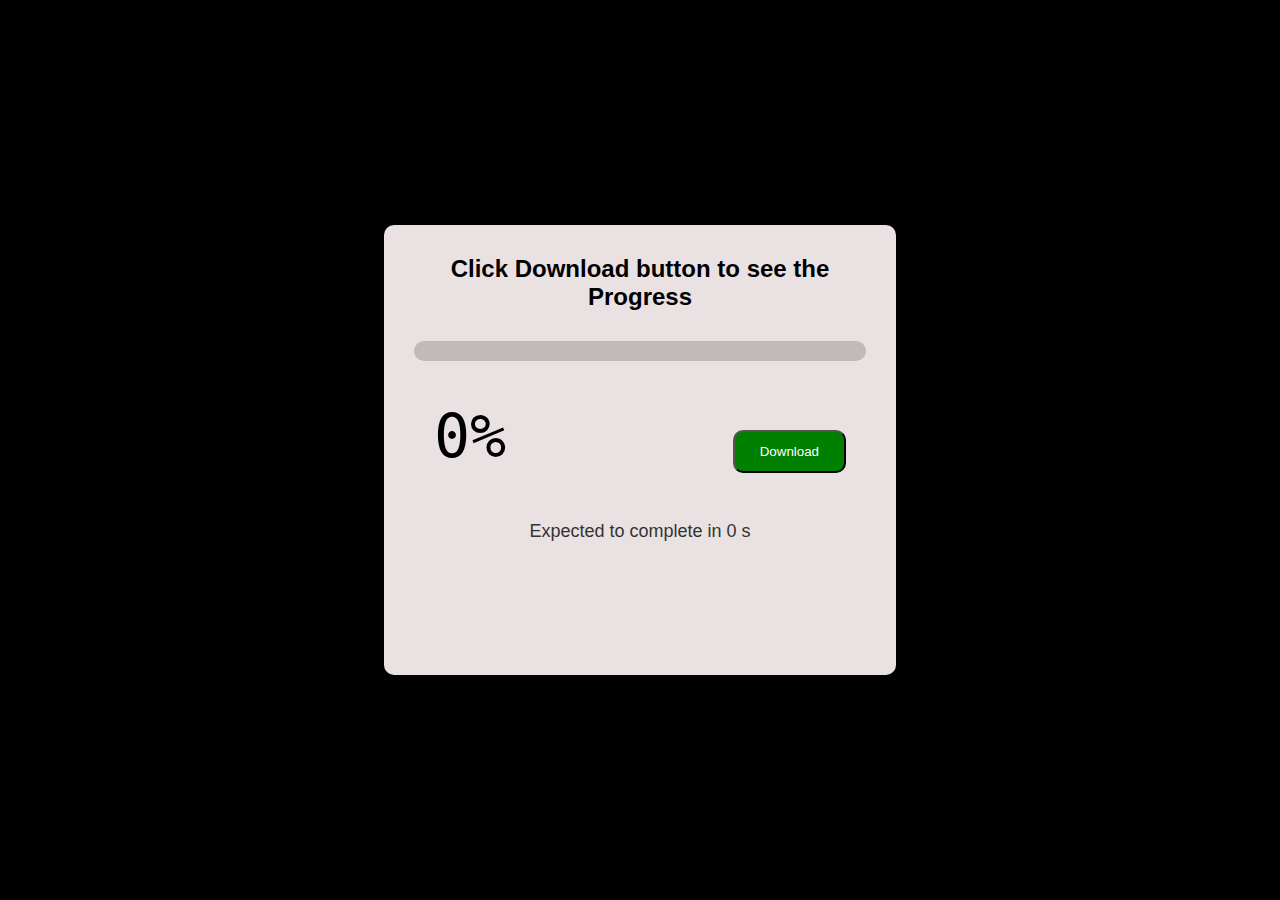
<file: DownLoadingBar/index.html>
<!DOCTYPE html>
<html lang="en">
<head>
    <meta charset="UTF-8">
    <meta name="viewport" content="width=device-width, initial-scale=1.0">
    <title>Downloading Bar</title>
    <link rel="stylesheet" href="style.css">
</head>
<body>
    <main>
        <div class="full">
            <h2>Click Download button to see the Progress</h2>

            <div class="downloading-bar">
                <div class="progress"></div>
            </div>

            <div class="bottom">
                <h2 class="content">0%</h2>
                <button>Download</button>
            </div>

            <p>Expected to complete in <span>0 s</span></p>
        </div>
    </main>

    <script src="script.js"></script>
</body>
</html>
</file>
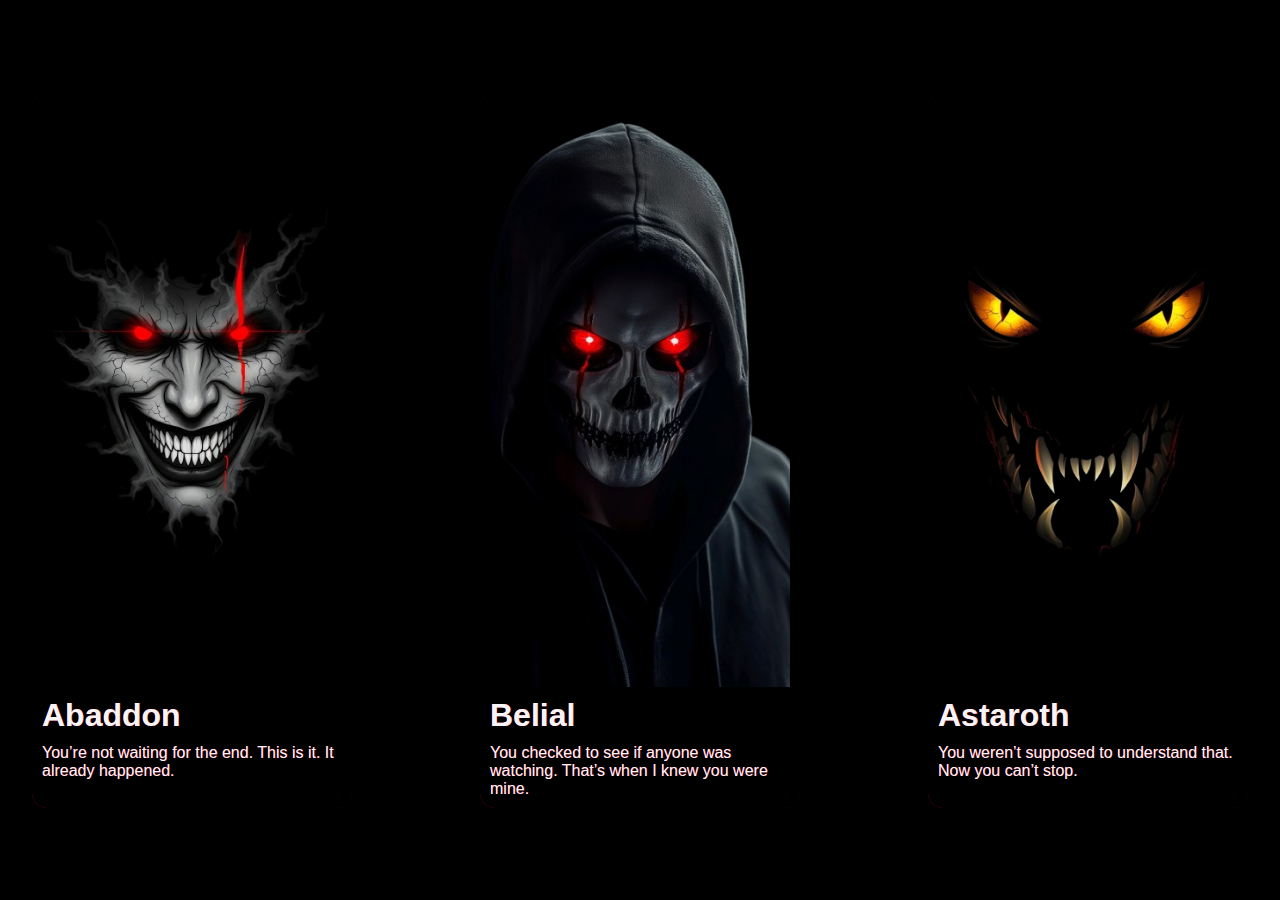
<file: GlowingCard/index.html>
<!DOCTYPE html>
<html lang="en">
  <head>
    <meta charset="UTF-8" />
    <meta name="viewport" content="width=device-width, initial-scale=1.0" />
    <link rel="stylesheet" href="style.css" />
    <title>Animated-Card</title>
  </head>
  <body>
    <div class="line">
      <div class="box">
        <img src="./card1.png" alt="" />
        <h1>Abaddon</h1>
        <p>You’re not waiting for the end. This is it. It already happened.</p>
      </div>
      <div class="box">
        <img src="./card3.png" alt="" />
        <h1>Belial</h1>
        <p>
          You checked to see if anyone was watching. That’s when I knew you were
          mine.
        </p>
      </div>
      <div class="box">
        <img src="./card4.png" alt="" />
        <h1>Astaroth</h1>
        <p>You weren’t supposed to understand that. Now you can’t stop.</p>
      </div>
    </div>
  </body>
</html>
</file>
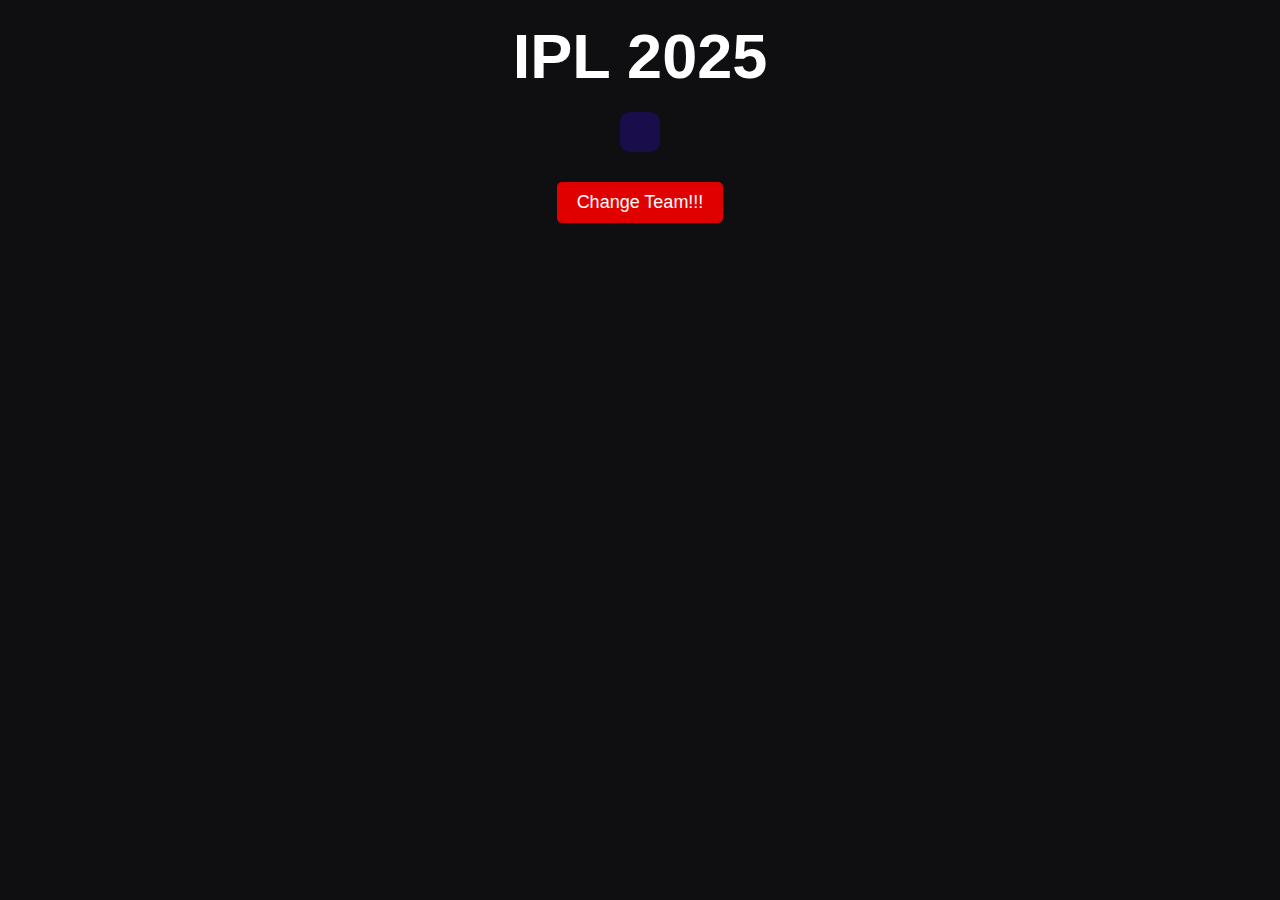
<file: IPL2026/index.html>
<!DOCTYPE html>
<html lang="en">
<head>
    <meta charset="UTF-8">
    <meta name="viewport" content="width=device-width, initial-scale=1.0">
    <title>Document</title>
    <link rel="stylesheet" href="style.css">
</head>
<body>
    <div class="main">
        <div class="head">IPL 2025</div>
        <div class="box">
            
        </div>
        <button>Change Team!!!</button>
    </div>
    <script src="script.js"></script>
</body>
</html>
</file>
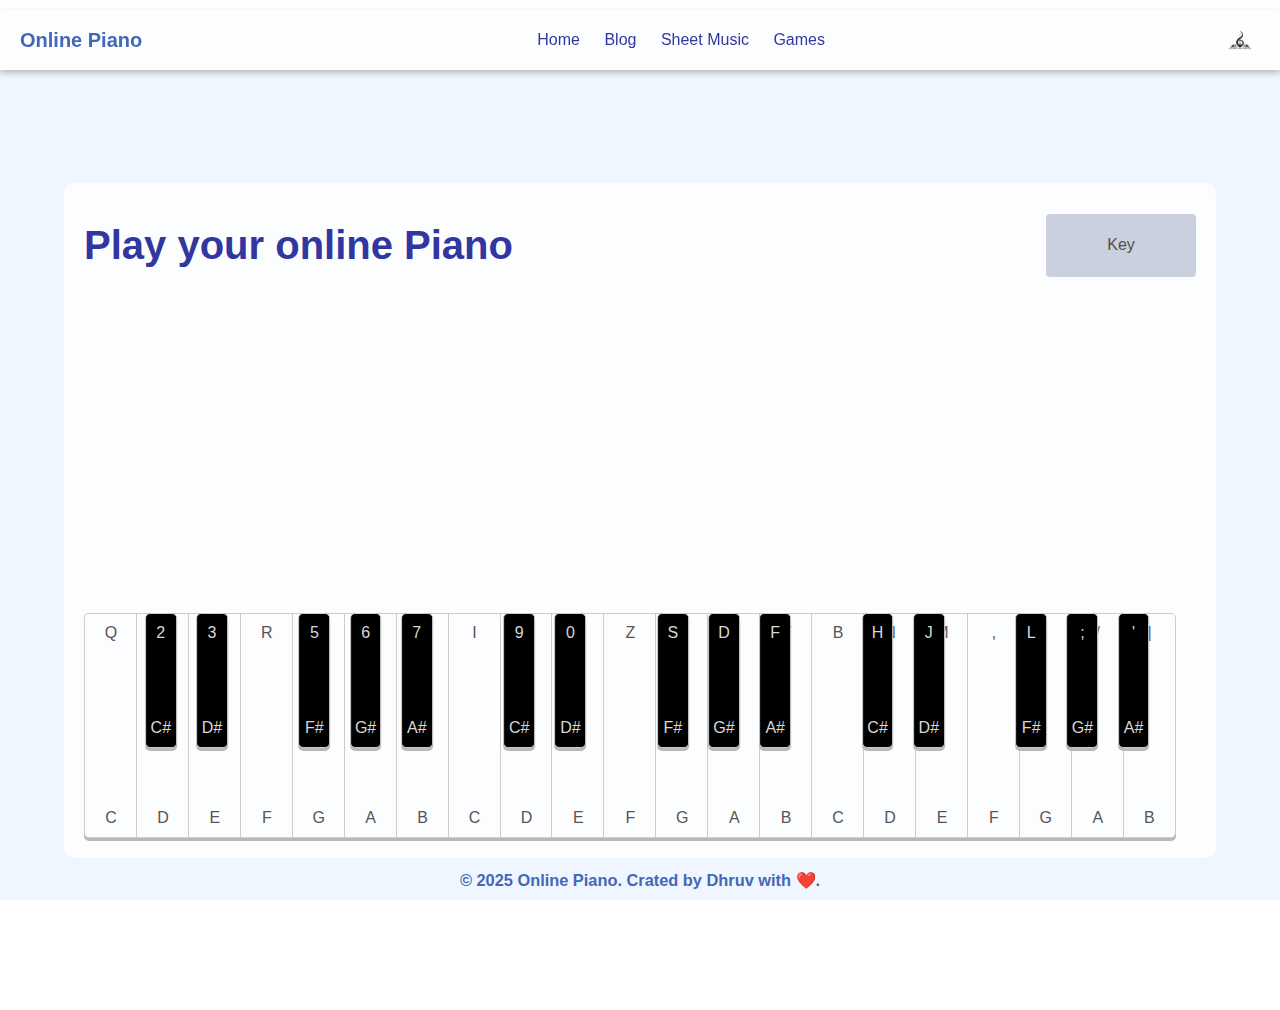
<file: PianoByDOM/index.html>
<!DOCTYPE html>
<html lang="en">
  <head>
    <meta charset="UTF-8" />
    <meta name="viewport" content="width=device-width, initial-scale=1.0" />
    <title>Document</title>
    <link rel="stylesheet" href="./style.css" />
  </head>
  <body>
    <div class="nav">
            <h1>Online Piano</h1>
            <div class="links">
                <a href="">Home</a>
                <a href="">Blog</a>
                <a href="">Sheet Music</a>
                <a href="">Games</a>
            </div>
            <img src="./download.png" alt="">
        </div>
    <main>
       
      <div class="board">
         <div class="text">
            <h1>Play your online Piano</h1>
            <div class="buttonPress">Key</div>
        </div>
        <div class="btn">
          <button class="vertical-btn btn-1">
            <span class="top-text">Q</span>
            <span class="bottom-text">C</span>
          </button>
          <button class="vertical-small-btn sm-btn-1" style="left: 6vw;">
            <span class="top-text-sm">2</span>
            <span class="bottom-text-sm">C#</span>
          </button>
          <button class="vertical-btn btn-2">
            <span class="top-text">W</span>
            <span class="bottom-text">D</span>
          </button>
           <button class="vertical-small-btn sm-btn-2" style="left: 10vw;">
            <span class="top-text-sm">3</span>
            <span class="bottom-text-sm">D#</span>
          </button>
          <button class="vertical-btn btn-3">
            <span class="top-text">E</span>
            <span class="bottom-text">E</span>
          </button>
          <button class="vertical-btn btn-4">
            <span class="top-text">R</span>
            <span class="bottom-text">F</span>
          </button>
           <button class="vertical-small-btn sm-btn-3" style="left: 18vw;">
            <span class="top-text-sm">5</span>
            <span class="bottom-text-sm">F#</span>
          </button>
          <button class="vertical-btn btn-5">
            <span class="top-text">T</span>
            <span class="bottom-text">G</span>
          </button>
           <button class="vertical-small-btn sm-btn-4" style="left: 22vw;">
            <span class="top-text-sm">6</span>
            <span class="bottom-text-sm">G#</span>
          </button>
          <button class="vertical-btn btn-6">
            <span class="top-text">Y</span>
            <span class="bottom-text">A</span>
          </button>
           <button class="vertical-small-btn sm-btn-5" style="left: 26vw;">
            <span class="top-text-sm">7</span>
            <span class="bottom-text-sm">A#</span>
          </button>
          <button class="vertical-btn btn-7">
            <span class="top-text">U</span>
            <span class="bottom-text">B</span>
          </button>
          <button class="vertical-btn btn-8">
            <span class="top-text">I</span>
            <span class="bottom-text">C</span>
          </button>
           <button class="vertical-small-btn sm-btn-6" style="left: 34vw;">
            <span class="top-text-sm">9</span>
            <span class="bottom-text-sm">C#</span>
          </button>
          <button class="vertical-btn btn-9">
            <span class="top-text">O</span>
            <span class="bottom-text">D</span>
          </button>
           <button class="vertical-small-btn sm-btn-7" style="left: 38vw;">
            <span class="top-text-sm">0</span>
            <span class="bottom-text-sm">D#</span>
          </button>
          <button class="vertical-btn btn-10">
            <span class="top-text">P</span>
            <span class="bottom-text">E</span>
          </button>
          <button class="vertical-btn btn-11">
            <span class="top-text">Z</span>
            <span class="bottom-text">F</span>
          </button>
           <button class="vertical-small-btn sm-btn-8" style="left: 46vw;">
            <span class="top-text-sm">S</span>
            <span class="bottom-text-sm">F#</span>
          </button>
         
          <button class="vertical-btn btn-12">
            <span class="top-text">X</span>
            <span class="bottom-text">G</span>
          </button>
            <button class="vertical-small-btn sm-btn-8" style="left: 50vw;">
            <span class="top-text-sm">D</span>
            <span class="bottom-text-sm">G#</span>
          </button>
          
          <button class="vertical-btn btn-13">
            <span class="top-text">C</span>
            <span class="bottom-text">A</span>
          </button>
           <button class="vertical-small-btn sm-btn-9" style="left: 54vw;">
            <span class="top-text-sm">F</span>
            <span class="bottom-text-sm">A#</span>
          </button>
          <button class="vertical-btn btn-14">
            <span class="top-text">V</span>
            <span class="bottom-text">B</span>
          </button>
          <button class="vertical-btn btn-15">
            <span class="top-text">B</span>
            <span class="bottom-text">C</span>
          </button>
            <button class="vertical-small-btn sm-btn-10" style="left: 62vw;">
            <span class="top-text-sm">H</span>
            <span class="bottom-text-sm">C#</span>
          </button>
          <button class="vertical-btn btn-16">
            <span class="top-text">N</span>
            <span class="bottom-text">D</span>
          </button>
            <button class="vertical-small-btn sm-btn-11" style="left: 66vw;">
            <span class="top-text-sm">J</span>
            <span class="bottom-text-sm">D#</span>
          </button>
          <button class="vertical-btn btn-17">
            <span class="top-text">M</span>
            <span class="bottom-text">E</span>
          </button>
          <button class="vertical-btn btn-18">
            <span class="top-text">,</span>
            <span class="bottom-text">F</span>
          </button>
            <button class="vertical-small-btn sm-btn-12" style="left: 74vw;">
            <span class="top-text-sm">L</span>
            <span class="bottom-text-sm">F#</span>
          </button>
          <button class="vertical-btn btn-19">
            <span class="top-text">.</span>
            <span class="bottom-text">G</span>
          </button>
            <button class="vertical-small-btn sm-btn-13" style="left: 78vw;">
            <span class="top-text-sm">;</span>
            <span class="bottom-text-sm">G#</span>
          </button>
          <button class="vertical-btn btn-20">
            <span class="top-text">/</span>
            <span class="bottom-text">A</span>
          </button>
            <button class="vertical-small-btn sm-btn-14" style="left: 82vw;">
            <span class="top-text-sm">'</span>
            <span class="bottom-text-sm">A#</span>
          </button>
          <button class="vertical-btn btn-21">
            <span class="top-text">]</span>
            <span class="bottom-text">B</span>
          </button>
        </div>
      </div>
    </main>
    <footer>
        <h3>© 2025 Online Piano. Crated by Dhruv with ❤️.</h3>
    </footer>
    <script src="./script.js"></script>
  </body>
</html>
</file>
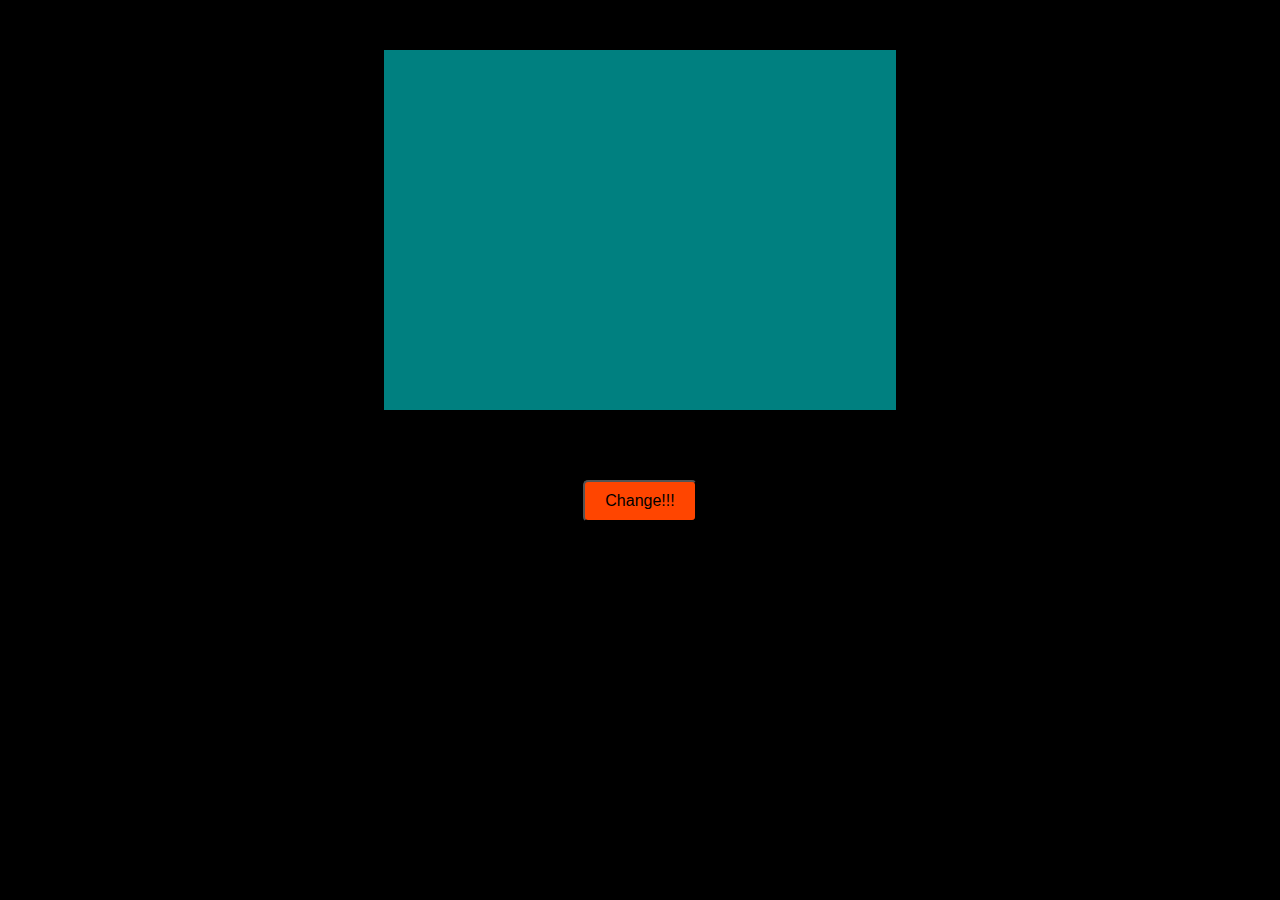
<file: practice-Dom/index.html>
<!DOCTYPE html>
<html lang="en">
  <head>
    <meta charset="UTF-8" />
    <meta name="viewport" content="width=device-width, initial-scale=1.0" />
    <title>Document</title>
    <link rel="stylesheet" href="style.css" />
  </head>
  <body>
    <div class="main">
      <div class="box"></div>
      <button>Change!!!</button>
    </div>

    <script src="script.js"></script>
  </body>
</html>
</file>
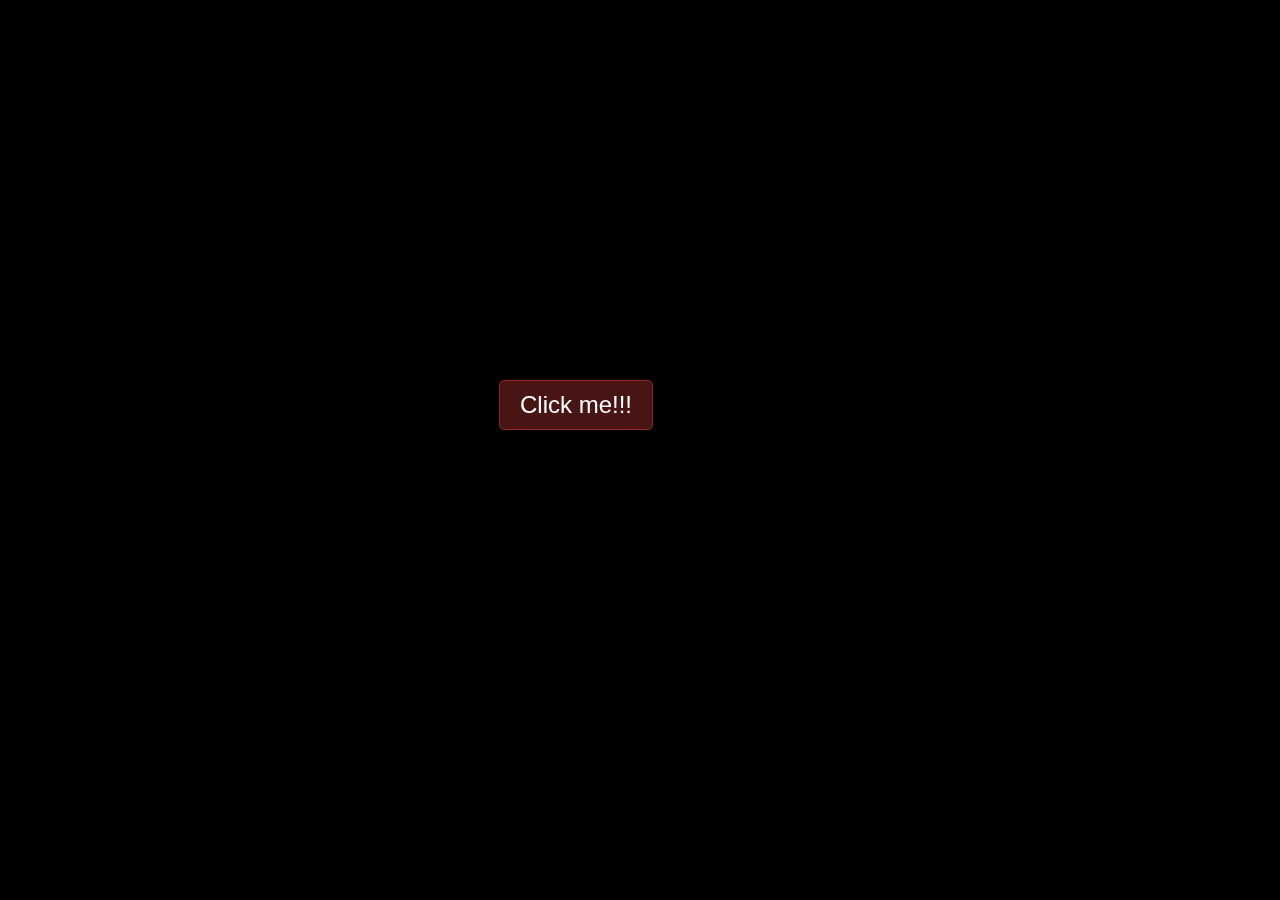
<file: RandomCard/index.html>
<!DOCTYPE html>
<html lang="en">
<head>
    <meta charset="UTF-8">
    <meta name="viewport" content="width=device-width, initial-scale=1.0">
    <title>Random Card</title>
    <link rel="stylesheet" href="style.css">
</head>
<body>
    <main>
        <button>Click me!!!</button>
    </main>
    <script src="script.js">

    </script>
</body>
</html>
</file>
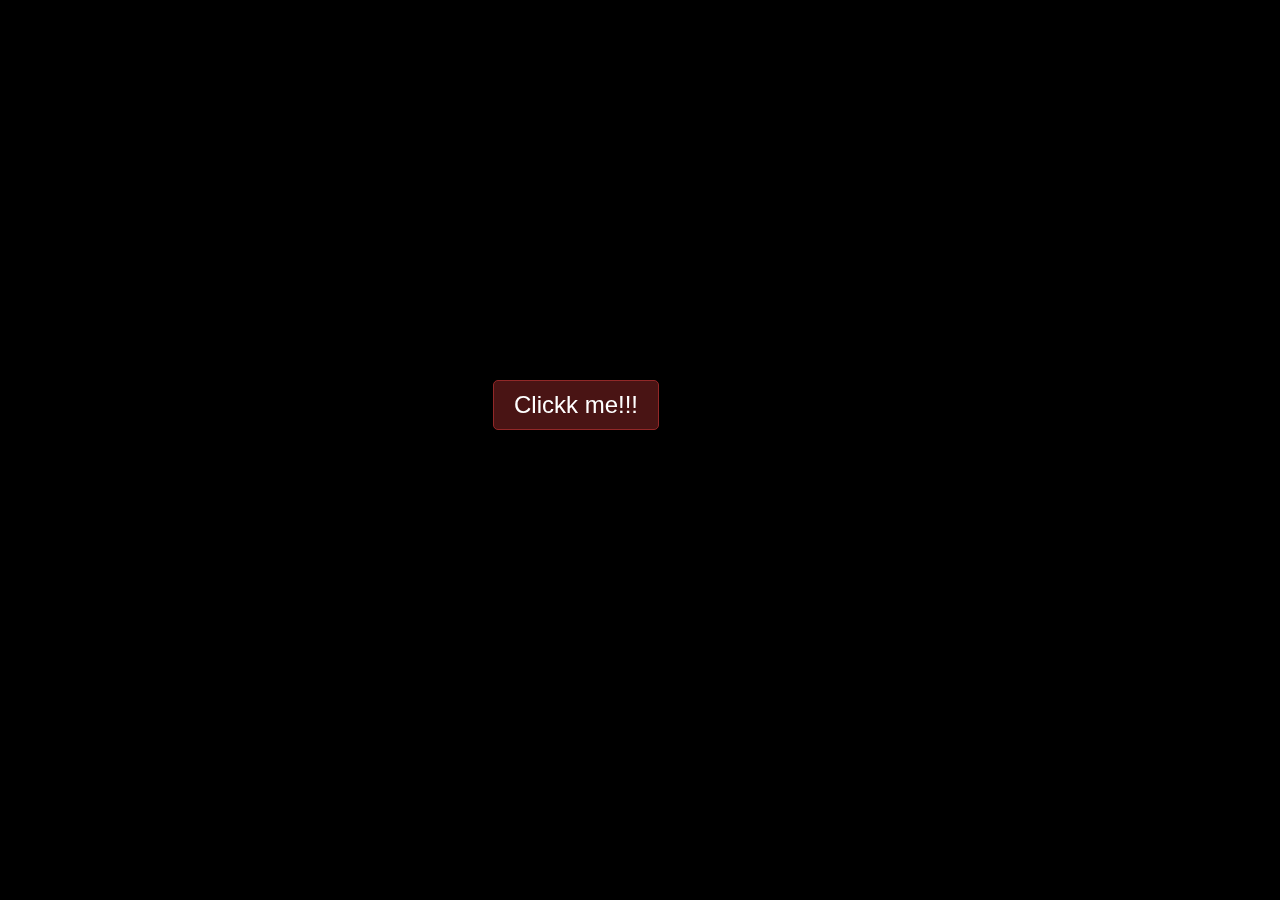
<file: RandomCardText/index.html>
<!DOCTYPE html>
<html lang="en">
<head>
    <meta charset="UTF-8">
    <meta name="viewport" content="width=device-width, initial-scale=1.0">
    <title>Document</title>
    <link rel="stylesheet" href="style.css">
</head>
<body>
    <main>
        <button>Clickk me!!!</button>
    </main>
    <script src="script.js"></script>
</body>
</html>
</file>
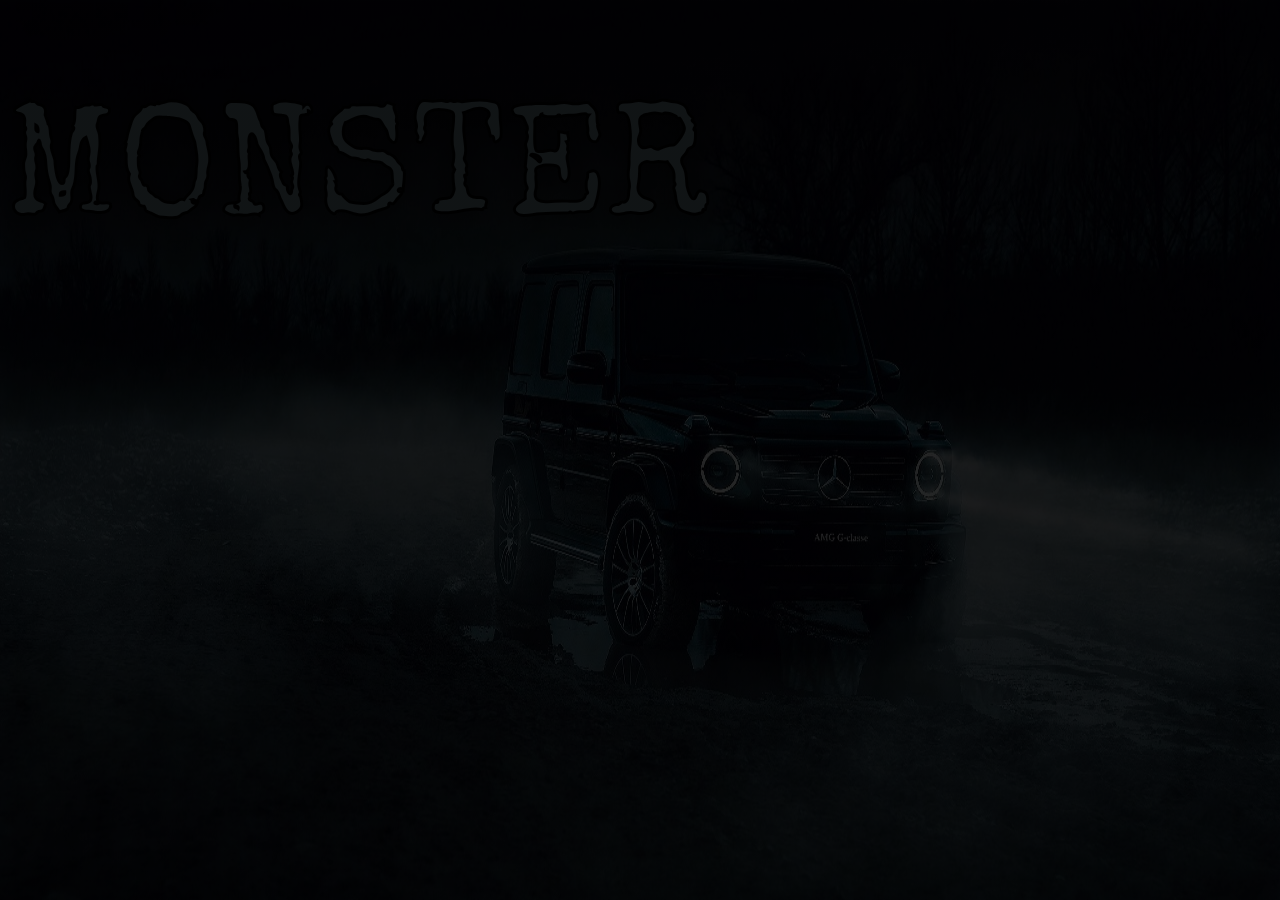
<file: SpotlightEffect/index.html>
<!DOCTYPE html>
<html lang="en">
<head>
    <meta charset="UTF-8">
    <meta name="viewport" content="width=device-width, initial-scale=1.0">
    <title>Spotlight Effect</title>
    <link rel="stylesheet" href="style.css">
</head>
<body>
    <main>
        <div class="text">MONSTER</div>
       
        <div class="spotlight"></div>
    </main>

    <script src="script.js"></script>
</body>
</html>
</file>
<file: DownLoadingBar/style.css>
* { 
  margin: 0;
  padding: 0;
  box-sizing: border-box;
  font-family: helvetica, sans-serif;
}

html, body {
  height: 100%;
  width: 100%;
}

body {
  background-color: black;
}

main {
  height: 100vh;
  width: 100vw;
  display: flex;
  justify-content: center;
  align-items: center;
}

.full {
  display: flex;
  flex-direction: column;
  height: 50vh;          
  width: 40vw;
  background-color: #eae2e2;
  border-radius: 10px;
  padding: 30px;
}

.full h2 {
  text-align: center;
  margin-bottom: 30px;
}

.full p {
  text-align: center;
  font-size: 18px;
  color: #333;
}

.downloading-bar {
  height: 20px;
  width: 100%;
  background-color: rgb(192, 186, 186);
  border-radius: 50px;
  margin-bottom: 20px;  /* Added spacing so bar is visible */
}

.progress {
  height: 100%;
  width: 0%;
  background-color: green;
  border-radius: 50px;
}

.bottom {
  display: flex;
  align-items: center;
  justify-content: space-between;
  padding: 20px;
}

.bottom h2 {
  font-size: 60px;
  font-weight: 300;
  font-family: monospace;
}

.bottom button {
  padding: 12px 25px;
  background-color: green;
  color: white;
  border-radius: 10px;
  cursor: pointer;
}

.bottom button:active {
  transform: scale(0.95);
}
</file>
<file: GlowingCard/style.css>
*{
  margin: 0;
  padding: 0;
  box-sizing: border-box;
  font-family: helvetica neue, sans-serif;
}

html, body{
  height: 100%;
  width: 100%;
}

html{
  font-family: system-ui, -apple-system, BlinkMacSystemFont, 'Segoe UI',
               Roboto, Oxygen, Ubuntu, Cantarell, 'Open Sans',
               'Helvetica Neue', sans-serif;
}

body{
  background-color: black;
  display: flex;
  justify-content: center;
  align-items: center;
}

/* container */
.line{
  padding: 5vw;
  width: 100%;
  display: flex;
  justify-content: center;
  gap: 10vw;
}

@property --rotate{
    syntax: "<angle>";
    initial-value: 0deg;
    inherits: false;
}
@keyframes borderAnimation{
    from{
        --rotate:0deg;
    }
    to{
        --rotate:360deg;
    }
}
/* card */
.box{
  width: 10vw;          
  max-width: 900px;    
  min-width: 320px;    
  padding: 10px;
  color: whitesmoke;
  display: flex;
  flex-direction: column;
  gap: 10px;
  border-radius: 15px;
  flex-shrink: 0;      
  
  background: linear-gradient(black) padding-box,
  conic-gradient(from var(--rotate), black,black,rgb(255, 0, 64),black) border-box;
  border: 0px solid rgba(255, 255, 255, 0);
  animation: borderAnimation 3s;
  animation-iteration-count: infinite;
  animation-timing-function: linear;
  animation-play-state: paused;
  transition: all 0.3s linear;
  box-shadow: 0 0 0px rgb(255, 0, 64);
  text-shadow: 0 0 0px rgb(255, 0, 64);
}
.box:hover{
    box-shadow: 0 0 60px rgb(255, 0, 64);
    animation-play-state: running;
    border-width: 5px;
    color: rgba(255, 0, 64, 0.84);
    text-shadow: 0 0 4px rgb(255, 0, 64);
}
/* image */
.box img{
  height: 65vh;
  width: 100%;
  object-fit: cover;
}
</file>
<file: IPL2026/style.css>
*{
  margin: 0;
  padding: 0;
  box-sizing: border-box;
  font-family: helvetica, sans-serif;
}

body{
    background-color: #0F0F12;
  
}
.main{
    height: 100%;
    width: 100%;
    display: flex;
    align-items: center;
    justify-content: center;
    flex-direction: column;
    
}
.main .head{
    font-size: 7vh;
    font-weight: bold;
    margin: 20px;
    color: white;
}
.box img{
    height: 20vh;
    width: 20vh;
    border-radius: 50%;
    margin: 30px;
}
.box{
    background-color: rgb(25, 14, 75);
    color: white;
    text-align: center;
    padding: 20px;
    border-radius: 10px;
    height: auto;
    width: auto;
}
.box h1{
    font-size: 5vh;
    margin: 10px;
}
.box h2{
    font-size: 3vh;
    margin: 10px;
}
.box h3{
    font-size: 2vh;
    margin: 10px;
}
button{
    margin-top: 30px;
    padding: 10px 20px;
    font-size: 2vh;
    border: none;
    border-radius: 5px;
    background-color: rgb(225, 0, 0);
    color: white;
    cursor: pointer;
}
button:active{
    scale: 0.95;
}
</file>
<file: PianoByDOM/style.css>
* {
    margin: 0;
    padding: 0;
    box-sizing: border-box;
    font-family: helvetica neue, sans-serif;
}

html,
body {
    height: 100%;
    width: 100%;
    overflow-x: hidden;
}

/* --- Navigation Styles --- */
.nav {
    width: 100%;
    height: auto;
    position: sticky;
    top: 0;
    z-index: 100;
    margin-top: 10px;
    background-color: #FCFDFF;
    display: flex;
    justify-content: space-between;
    align-items: center;
    padding: 10px 20px;
    box-shadow: 0px 3px 6px rgb(188, 184, 184);
}
.nav h1 {
    font-size: 20px;
    padding: 0;
    color: rgb(67, 104, 184);
}
.nav img {
    height: 40px;
    color: rgb(67, 104, 184);
}
.nav .links a {
    text-decoration: none;
    color: rgb(50, 55, 159);
    margin: 0 10px;
    transition: color 0.3s ease;
}
.nav .links a:hover {
    color: rgb(67, 104, 184);
}

/* --- Main Content and Board Styles --- */
main {
    height: 100%;
    width: 100%;
    display: flex;
    align-items: center;
    justify-content: center;
    background-color: #eff6ff;
    padding: 20px 0;
    margin-bottom: 40px; /* Space for the fixed footer */
}
.board {
    height: 75vh;
    width: 90vw;
    background-color: #FCFDFF;
    border-radius: 10px;
    max-width: 1200px;
    position: relative;
    overflow: hidden;
    padding: 20px; 
}


/* --- Text Block Styles --- */
.text {
    display: flex;
    justify-content: space-between;
    align-items: center;
    position: absolute;
    top: 20px; 
    width: calc(100% - 40px); 
    left: 20px;
    right: 20px;
    margin: 0 auto;
    z-index: 1;
}
.text h1 {
    font-size: 40px;
    color: rgb(50, 55, 159);
    padding: 20px 0;
}
.text .buttonPress {
    height: 7vh;
    width: 150px;
    border-radius: 4px;
    background-color: rgb(202, 208, 221);
    text-align: center;
    display: flex;
    align-items: center;
    color: rgb(86, 77, 77);
    justify-content: center;
    transition: background-color 0.3s ease;
    cursor: pointer;
}


/* --- Button Section Styles --- */
.btn {
    display: flex;
    /* Use flex-start and align-items: flex-end for piano layout */
    justify-content: flex-start; 
    align-items: flex-end; 
    position: absolute;
    bottom: 20px; 
    width: calc(100% - 40px); 
    left: 20px;
    gap: 0; 
    z-index: 1; 
}

/* White Keys */
.vertical-btn {
    /* Total of 21 white keys, so each takes 1/21 of the container width */
    width: calc(100% / 21); 
    height: 25vh;
    max-width: none; 
    min-width: 0;
    border-radius: 0;
    border: 1px solid #ccc;
    border-right: none; 
    background-color: #FCFDFF;
    box-shadow: 0px 3px 0px rgb(188, 184, 184);
    display: flex;
    flex-direction: column;
    align-items: center;
    justify-content: space-between;
    padding: 10px 5px;
    cursor: pointer;
    position: relative; /* IMPORTANT: So z-index works on black keys */
    font-family: sans-serif;
    transition: all 0.1s ease;
    text-align: center;
    word-break: break-word; 
    margin-right: -1px; 
    z-index: 1; /* White keys are below black keys */
}

/* Round the corners of the first and last white keys */
.vertical-btn:first-child {
    border-top-left-radius: 5px;
    border-bottom-left-radius: 5px;
}
.vertical-btn:last-child {
    border-right: 1px solid #ccc;
    border-top-right-radius: 5px;
    border-bottom-right-radius: 5px;
    margin-right: 0;
}

.vertical-btn:active {
    box-shadow: none;
    transform: translateY(2px);
}
.top-text, .bottom-text {
    font-size: 16px;
    color: #555;
    max-width: 100%; 
}

/* Black Keys */
.vertical-small-btn {
    /* FIX: Smaller size for black keys */
    height: 15vh; /* Retain height */
    width: calc( (100% / 21) * 0.6 ); /* Black key is 60% width of a white key */
    max-width: 35px; /* Maximum width of black key */
    min-width: 20px; /* Minimum width for very small screens */
    
    border-radius: 5px;
    border: 1px solid #ccc;
    background-color: #000000;
    box-shadow: 0px 3px 0px rgb(188, 184, 184);
    display: flex;
    flex-direction: column;
    align-items: center;
    justify-content: space-between;
    padding: 10px 0;
    cursor: pointer;
    position: absolute; /* Positioned relative to .btn container */
    top: 0; /* Positioned at the top of the .btn container */
    z-index: 2; /* Black keys are above white keys */
    font-family: sans-serif;
    transition: all 0.1s ease;
    text-align: center;
    word-break: break-word;
    /* Common for all black keys */
    transform: translateX(-50%); /* Pull back by half its own width for centering */
}

.vertical-small-btn:active {
    box-shadow: none;
    transform: translateY(2px) translateX(-50%); 
}
.top-text-sm, .bottom-text-sm {
    font-size: 16px;
    color: #d9d7d7;
}

/* --- CRITICAL BLACK KEY POSITIONING --- */
/* Each 'left' value is based on the START of the white key it's associated with, plus half the width of a white key. */
/* Total white keys = 21. Width of one white key = 100% / 21. */

/* C# (index 0 + 1/2 key) */
.sm-btn-1 { left: calc( (100% / 21) * 1 - 0.5px ); } /* 1st white key + 1/2 of 1st key */
/* D# (index 1 + 1/2 key) */
.sm-btn-2 { left: calc( (100% / 21) * 2 - 0.5px ); } /* 2nd white key + 1/2 of 2nd key */
/* F# (index 3 + 1/2 key) */
.sm-btn-3 { left: calc( (100% / 21) * 4 - 0.5px ); } /* 4th white key + 1/2 of 4th key */
/* G# (index 4 + 1/2 key) */
.sm-btn-4 { left: calc( (100% / 21) * 5 - 0.5px ); } /* 5th white key + 1/2 of 5th key */
/* A# (index 5 + 1/2 key) */
.sm-btn-5 { left: calc( (100% / 21) * 6 - 0.5px ); } /* 6th white key + 1/2 of 6th key */

/* Next Octave */
.sm-btn-6 { left: calc( (100% / 21) * 8 - 0.5px ); }
.sm-btn-7 { left: calc( (100% / 21) * 9 - 0.5px ); }
.sm-btn-8 { left: calc( (100% / 21) * 11 - 0.5px ); }
.sm-btn-9 { left: calc( (100% / 21) * 12 - 0.5px ); }
.sm-btn-10 { left: calc( (100% / 21) * 13 - 0.5px ); }

/* Next Octave */
.sm-btn-11 { left: calc( (100% / 21) * 15 - 0.5px ); }
.sm-btn-12 { left: calc( (100% / 21) * 16 - 0.5px ); }
.sm-btn-13 { left: calc( (100% / 21) * 18 - 0.5px ); }
.sm-btn-14 { left: calc( (100% / 21) * 19 - 0.5px ); }
.sm-btn-15 { left: calc( (100% / 21) * 20 - 0.5px ); }
/* --- END BLACK KEY POSITIONING --- */


/* --- Footer Styles --- */
footer {
    position: fixed; 
    bottom: 0;
    left: 0;
    width: 100%;
    transform: none;
    text-align: center;
    padding: 10px 0;
    background-color: #eff6ff;
    color: rgb(67, 104, 184);
    font-size: 14px;
    z-index: 90; 
}


/* ======================================= */
/* ====== MEDIA QUERIES FOR RESPONSIVENESS ====== */
/* ======================================= */

@media (max-width: 768px) {

    .nav { flex-direction: column; padding: 10px 0; }
    .nav .links { padding: 10px 0; text-align: center; }
    .nav .links a { margin: 0 5px; font-size: 14px; }

    .text {
        position: relative; top: auto; flex-direction: column;
        width: 100%; padding: 0 10px; align-items: flex-start;
    }
    .text h1 { font-size: 30px; padding: 10px 0; }
    .text .buttonPress { width: 100%; height: 6vh; margin-top: 10px; }
    
    main { margin-bottom: 40px; }
    .board { min-height: 75vh; padding: 10px; }

    .btn {
        bottom: 10px;
        width: calc(100% - 20px); 
        left: 10px;
    }
    
    /* White Keys */
    .vertical-btn {
        height: 15vh;
        font-size: 10px;
    }
    
    /* Black Keys */
    .vertical-small-btn {
        height: 10vh;
        /* Re-adjust width based on smaller screen sizes */
        width: calc( (100% / 21) * 0.7 ); /* Slightly larger black keys on mobile */
        max-width: 30px; /* Cap width */
        min-width: 15px; /* Min width */
    }
    .top-text, .bottom-text, .top-text-sm, .bottom-text-sm {
        font-size: 10px;
    }
}

@media (max-width: 480px) {
    .text h1 { font-size: 24px; }
    
    .vertical-btn { height: 12vh; font-size: 9px; }
    .vertical-small-btn { height: 8vh; }
    .top-text, .bottom-text, .top-text-sm, .bottom-text-sm { font-size: 9px; }
}
</file>
<file: practice-Dom/style.css>
*{
  margin: 0;
  padding: 0;
  box-sizing: border-box;
  font-family: helvetica, sans-serif;
}

html,body{
  height: 100%;
  width: 100%;
}
body{
    background-color: black;
}
.main{
    display: flex;
    align-items: center;
    justify-content: center;
    flex-direction: column;
    background-color: black;
    gap: 20px;
}
.box{
    height: 40vh;
    width: 40vw;
    background-color: teal;
    margin: 50px 40px;
}
button{
    padding: 10px 20px;
    font-size: 16px;
    cursor: pointer;
    background-color: orangered;
    border-radius: 5px;
}
button:active{
    scale: 0.95;
}
</file>
<file: RandomCard/style.css>
* {
  margin: 0;
  padding: 0;
  box-sizing: border-box;
  font-family: helvetica, sans-serif;
}

html,
body {
  height: 100%;
  width: 100%;
}

body {
  background-color: black;
  overflow: hidden;
}

button {
  background-color: rgba(146, 40, 40, 0.5);

  border: 1px solid rgba(146, 40, 40, 1);

  color: white;
  padding: 10px 20px;
  border-radius: 5px;
  font-size: x-large;
  z-index: 10;
  cursor: pointer;

  backdrop-filter: blur(4px);
  position: fixed;
}
button:active{
    transform: scale(0.95);
}

main {
  display: flex;
  justify-content: center;
  align-items: center;
  position: relative;
  height: 90%;
  width: 90%;
}
</file>
<file: RandomCardText/style.css>
* {
  margin: 0;
  padding: 0;
  box-sizing: border-box;
  font-family: helvetica, sans-serif;
}

html,
body {
  height: 100%;
  width: 100%;
}

body {
  background-color: black;
  overflow: hidden;
}

button {
  background-color: rgba(146, 40, 40, 0.5);

  border: 1px solid rgba(146, 40, 40, 1);

  color: white;
  padding: 10px 20px;
  border-radius: 5px;
  font-size: x-large;
  z-index: 10;
  cursor: pointer;

  backdrop-filter: blur(4px);
  position: fixed;
}
button:active{
    transform: scale(0.95);
}

main {
  display: flex;
  justify-content: center;
  align-items: center;
  position: relative;
  height: 90%;
  width: 90%;
}
</file>
<file: SpotlightEffect/style.css>
@import url('https://fonts.googleapis.com/css2?family=Cinzel:wght@700&family=Special+Elite&family=UnifrakturMaguntia&display=swap');

* {
  margin: 0;
  padding: 0;
  box-sizing: border-box;
  font-family: helvetica neue, sans-serif;
}

html, body {
  height: 100%;
  width: 100%;
  overflow: hidden;
}

:root {
  --x: -1000px;
  --y: -1000px;
}

main {
  height: 100%;
  width: 100%;
  
 
  background-image: url("./Car.jpg");
  
  background-size: 100% 100%; 
  background-position: center;
  position: relative;
  z-index: 1;
    cursor: none;
}

.text {
  position: absolute;
  
  top: 20%;        
  left: 28%;
  transform: translate(-50%, -50%);
  
  font-size: clamp(2rem, 12vw, 4rem);
  
  font-family: 'Special Elite', cursive; 
  font-weight: 500;
  color: #6E838E;    
  
  -webkit-text-stroke: 1px #000000; 

  filter: drop-shadow(0px 0px 15px rgba(0,0,0, 0.8));
  z-index: 3;
  
  pointer-events: auto; 
  user-select: none; 
}

@media (min-width: 768px) {
  .text {
    -webkit-text-stroke: 3px #000000; 
    font-size: clamp(5rem, 15vw, 10rem);
  }
}

.spotlight {
  position: absolute;
  top: 0;
  left: 0;
  height: 100%;
  width: 100%;
  
  
  background: radial-gradient(
      circle at var(--x) var(--y), 
      transparent 0%, 
      transparent 3vmax, 
      rgba(0,0,0,0.85) 20vmax 
  );
  
  z-index: 4;
  pointer-events: none; 
}
</file>
